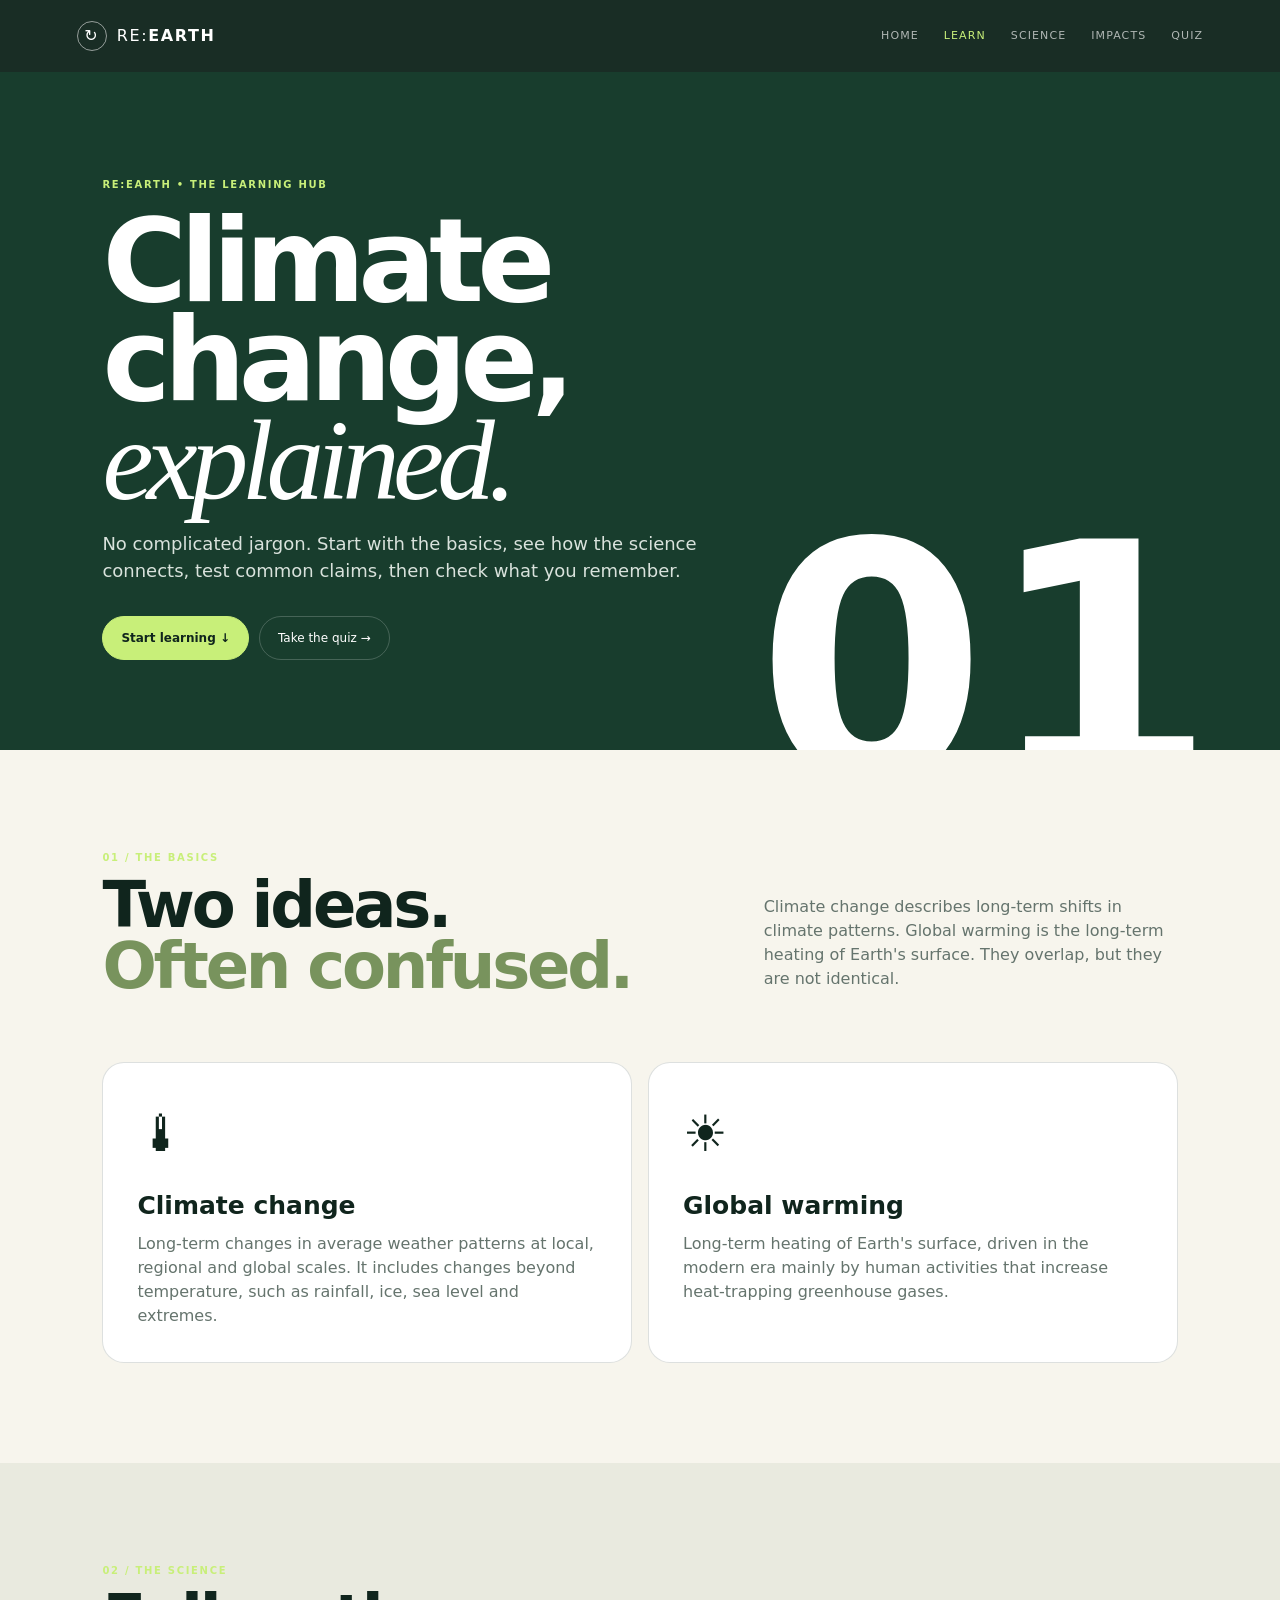
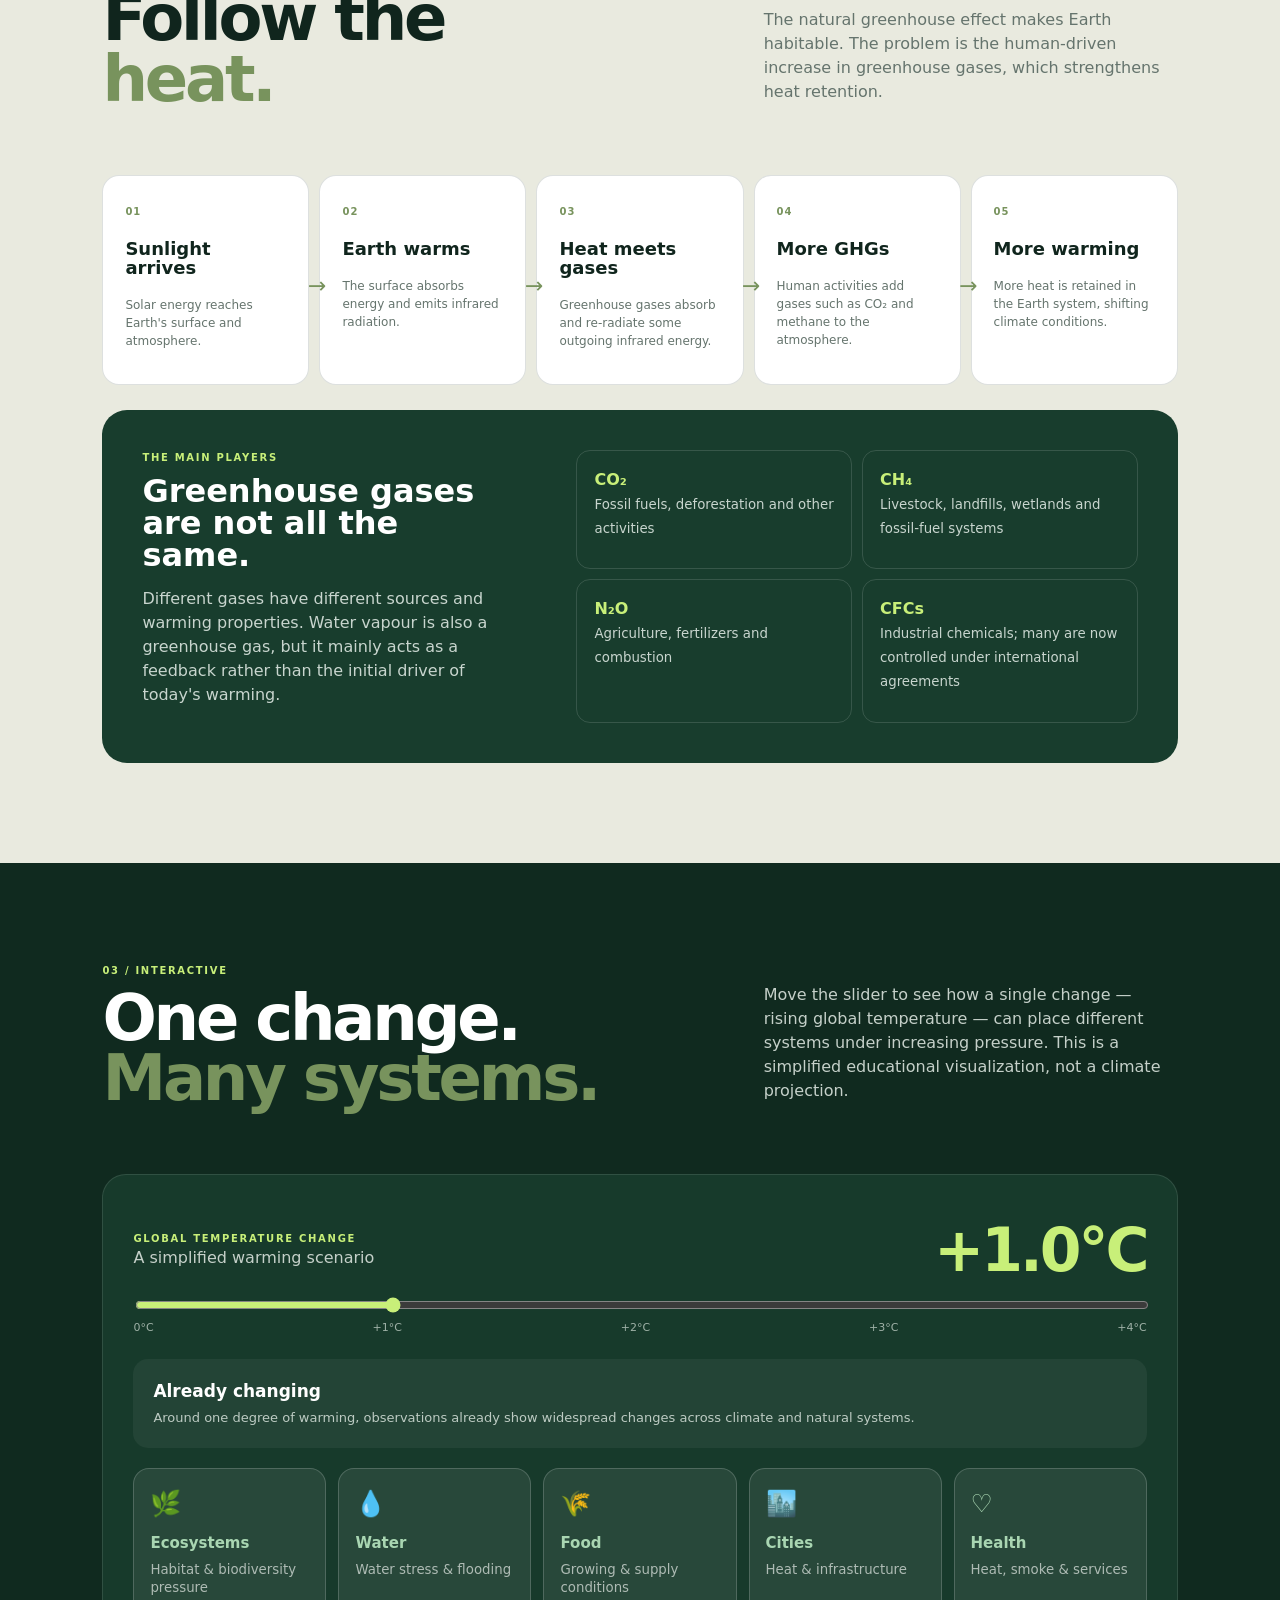
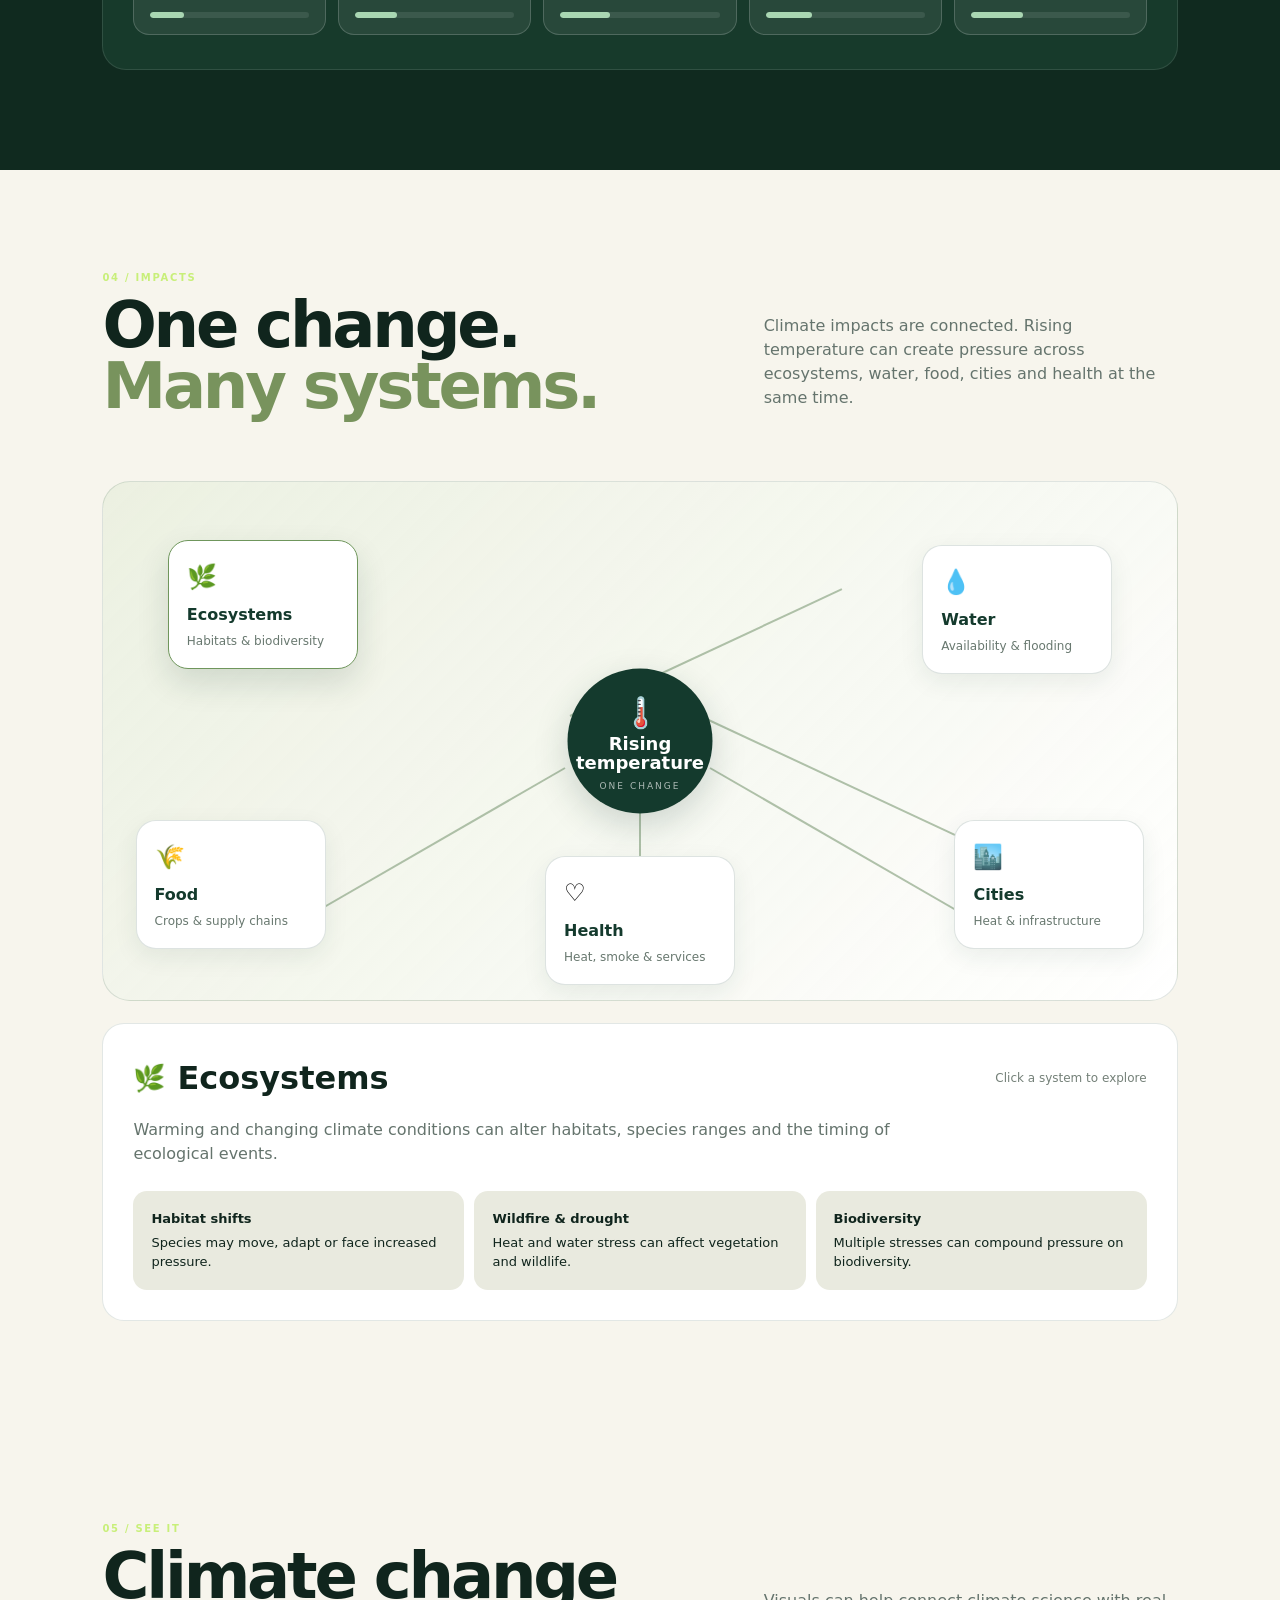
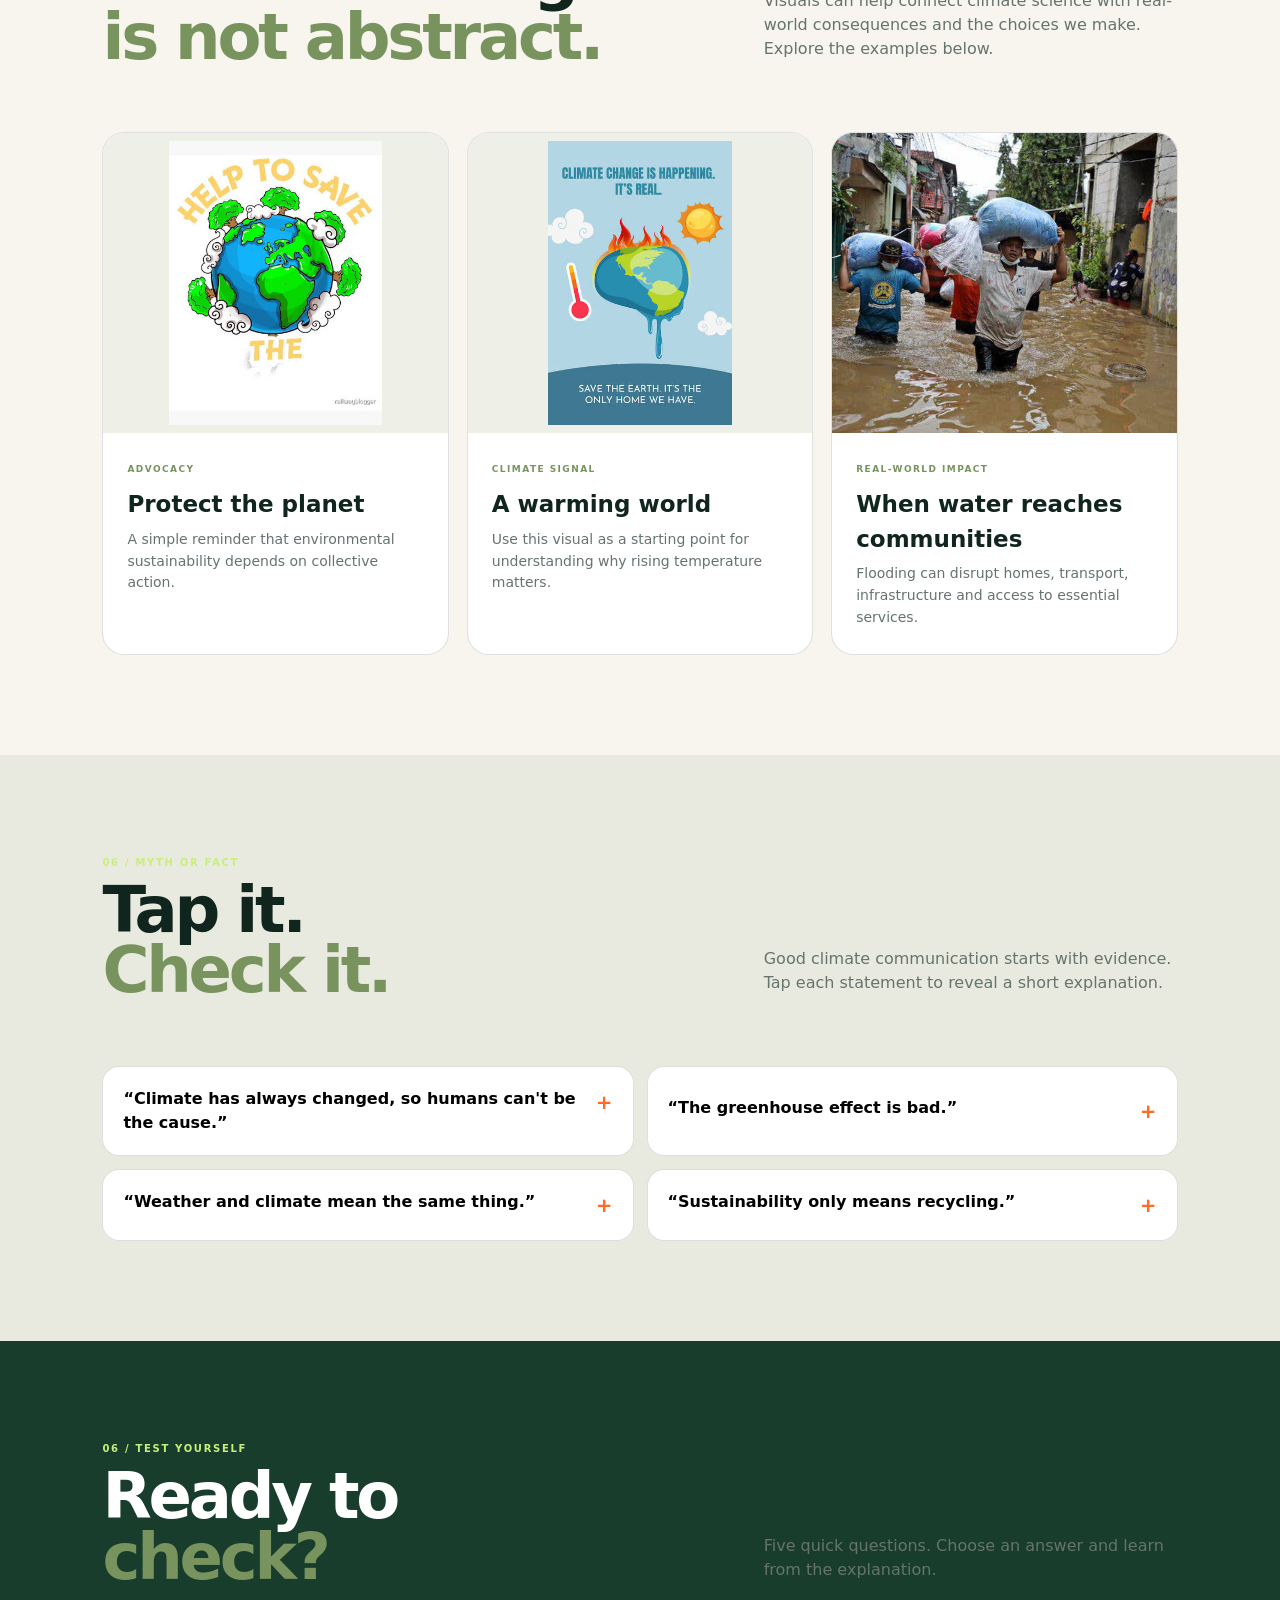
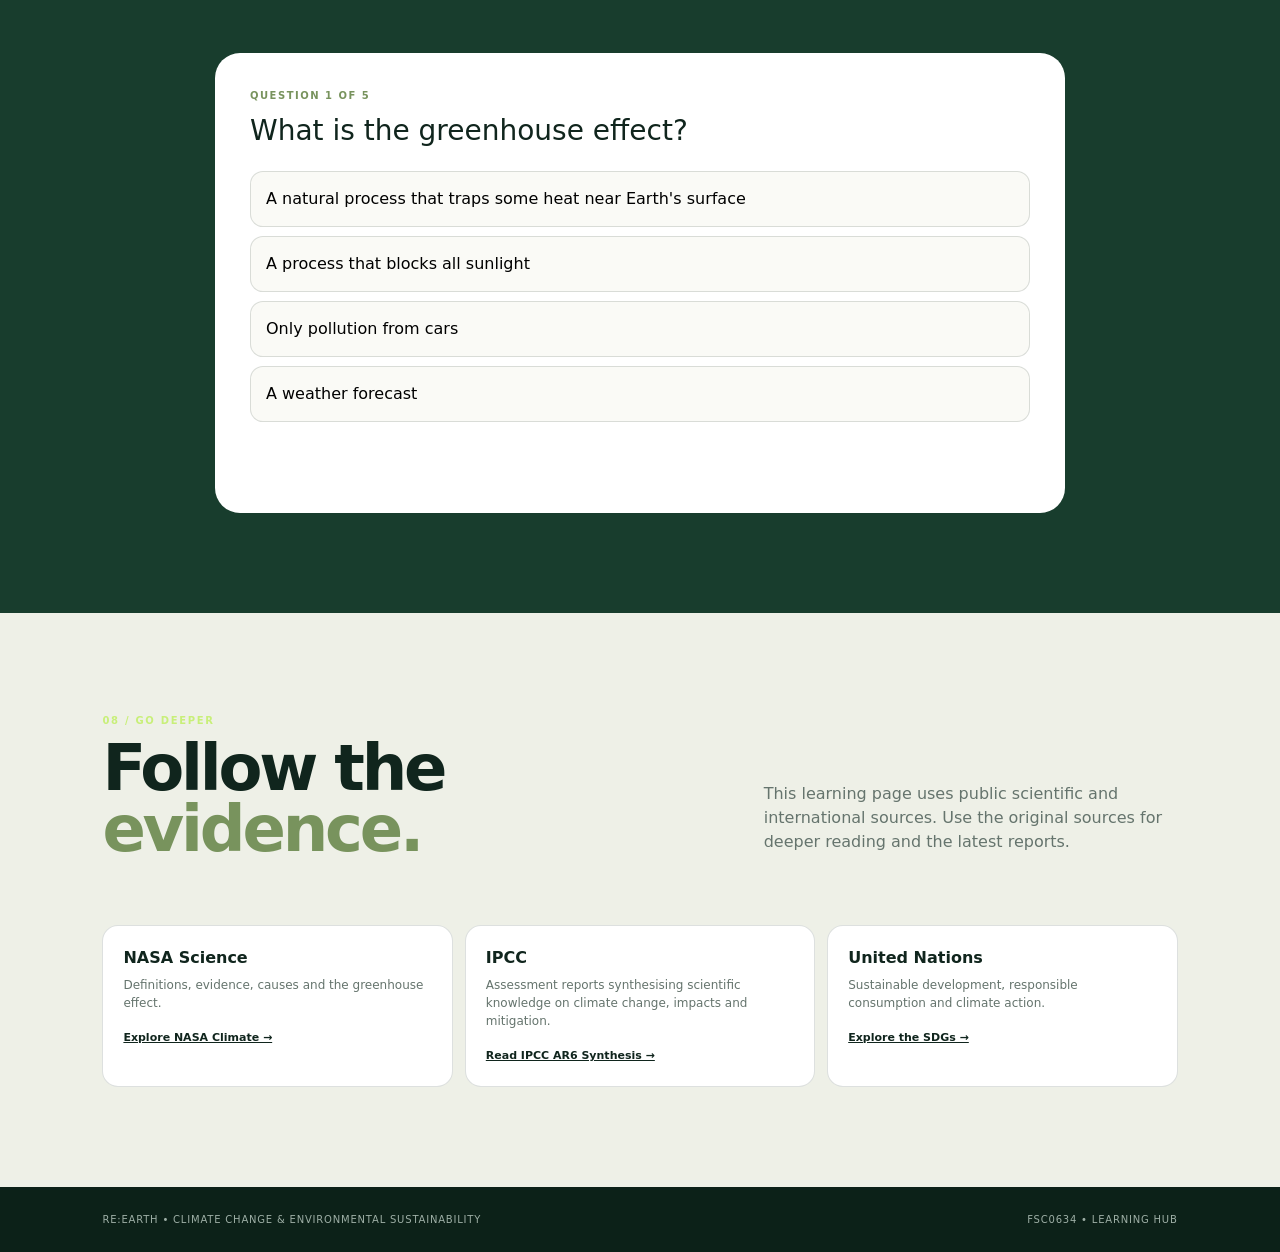
<file: learn.html>
<!DOCTYPE html>
<html lang="en">
<head>
<meta charset="UTF-8">
<meta name="viewport" content="width=device-width, initial-scale=1.0">
<meta name="description" content="RE:EARTH Learn — an interactive guide to climate change and environmental sustainability.">
<title>Learn — RE:EARTH</title>
<style>
:root{
  --ink:#10251d;--green:#183d2d;--green2:#24553c;--lime:#c8ef79;
  --paper:#f7f5ed;--cream:#e9eadf;--muted:#65746d;--line:rgba(16,37,29,.14);
  --white:#fff;--orange:#ff6a25
}
*{box-sizing:border-box}html{scroll-behavior:smooth}
body{margin:0;background:var(--paper);color:var(--ink);font-family:Inter,system-ui,-apple-system,BlinkMacSystemFont,"Segoe UI",sans-serif;line-height:1.5}
a{text-decoration:none;color:inherit}button{font:inherit}
.header{position:sticky;top:0;z-index:50;height:72px;background:rgba(16,37,29,.96);color:white;display:flex;align-items:center;justify-content:space-between;padding:0 6vw}
.logo{display:flex;gap:10px;align-items:center;font-size:16px;letter-spacing:.1em}.logo-mark{border:1px solid #fff8;border-radius:50%;height:30px;width:30px;display:grid;place-items:center}.logo b{font-weight:800}
.nav{display:flex;gap:25px;font-size:11px;text-transform:uppercase;letter-spacing:.1em}.nav a{opacity:.65}.nav a:hover,.nav a.active{opacity:1;color:var(--lime)}
.menu{display:none;background:none;border:0;color:#fff;font-size:24px}
.hero{background:var(--green);color:white;padding:105px 8vw 90px;position:relative;overflow:hidden}
.hero:after{content:"01";position:absolute;right:5vw;bottom:-80px;font-size:330px;line-height:1;font-weight:900;color:#fff05;pointer-events:none}
.kicker,.label{color:var(--lime);font-size:10px;font-weight:800;letter-spacing:.17em;text-transform:uppercase}
.hero h1{font-size:clamp(55px,9vw,120px);line-height:.86;letter-spacing:-.06em;margin:20px 0;max-width:900px}.hero h1 em{font-family:Georgia,serif;font-weight:400}
.hero p{max-width:610px;color:#d9e2dc;font-size:18px}.hero-links{margin-top:32px;display:flex;gap:10px;flex-wrap:wrap}.pill{padding:12px 18px;border-radius:100px;border:1px solid #ffffff33;font-size:12px}.pill.primary{background:var(--lime);color:var(--ink);border-color:var(--lime);font-weight:800}
.section{padding:100px 8vw}.section.alt{background:var(--cream)}
.heading{display:grid;grid-template-columns:1fr .7fr;gap:70px;align-items:end;margin-bottom:55px}.heading h2{font-size:clamp(40px,5vw,72px);line-height:.95;letter-spacing:-.05em;margin:10px 0}.heading h2 span{color:#78935d}.heading p{color:var(--muted);max-width:420px}
.definition{display:grid;grid-template-columns:1fr 1fr;gap:16px}.def-card{background:#fff;border:1px solid var(--line);border-radius:22px;padding:34px;min-height:250px}.def-card .big{font-size:50px}.def-card h3{font-size:25px;margin:15px 0 8px}.def-card p{color:var(--muted);margin:0}
.science{background:var(--paper)}.flow{display:grid;grid-template-columns:repeat(5,1fr);gap:10px;align-items:stretch}.flow-step{background:#fff;border:1px solid var(--line);border-radius:17px;padding:22px;position:relative}.flow-step:not(:last-child):after{content:"→";position:absolute;right:-18px;top:45%;z-index:2;font-size:22px;color:#78935d}.num{font-size:10px;color:#78935d;font-weight:800;letter-spacing:.1em}.flow-step h3{font-size:18px;line-height:1.05}.flow-step p{font-size:12px;color:var(--muted)}
.gas-wrap{margin-top:25px;background:var(--green);color:white;border-radius:25px;padding:40px;display:grid;grid-template-columns:.8fr 1.2fr;gap:60px}.gas-wrap h3{font-size:32px;line-height:1;margin:10px 0}.gas-wrap p{color:#c8d5ce}.gas-list{display:grid;grid-template-columns:1fr 1fr;gap:10px}.gas{border:1px solid #fff2;border-radius:14px;padding:17px}.gas strong{color:var(--lime);display:block}.gas small{color:#c8d5ce}
.interactive{background:#102a1f;color:#fff}.interactive .heading p{color:#c5d0c9}.slider-card{background:#173a2b;border:1px solid #ffffff1c;border-radius:24px;padding:30px}.slider-top{display:flex;justify-content:space-between;align-items:center;gap:20px}.temp{font-size:60px;font-weight:800;color:var(--lime);letter-spacing:-.05em}.slider{width:100%;accent-color:var(--lime);cursor:pointer}.scale{display:flex;justify-content:space-between;color:#9fb1a7;font-size:11px}.slider-result{margin-top:22px;padding:20px;background:#ffffff0d;border-radius:15px}.slider-result b{font-size:17px}.slider-result p{color:#bdcbc3;margin:4px 0 0;font-size:13px}
.impact-tabs{display:flex;gap:8px;flex-wrap:wrap;margin-bottom:18px}.tab{border:1px solid var(--line);background:#fff;padding:10px 15px;border-radius:100px;cursor:pointer;font-size:12px}.tab.active{background:var(--green);color:#fff;border-color:var(--green)}
.impact-content{background:#fff;border:1px solid var(--line);border-radius:22px;padding:35px;min-height:250px}.impact-content h3{font-size:32px;margin:0 0 8px}.impact-content p{color:var(--muted);max-width:760px}.impact-points{display:grid;grid-template-columns:repeat(3,1fr);gap:10px;margin-top:25px}.point{background:var(--cream);padding:18px;border-radius:14px;font-size:13px}.point b{display:block;margin-bottom:4px}
.myths{display:grid;grid-template-columns:repeat(2,1fr);gap:13px}.myth{background:#fff;border:1px solid var(--line);border-radius:17px;padding:0;text-align:left;cursor:pointer;overflow:hidden}.myth-head{display:flex;justify-content:space-between;gap:20px;padding:20px;font-weight:800}.myth-answer{display:none;padding:0 20px 20px;color:var(--muted);font-size:13px}.myth.open .myth-answer{display:block}.myth .symbol{color:var(--orange);font-size:20px}
.quiz{background:var(--green);color:white}.quiz-box{max-width:850px;margin:auto;background:#fff;color:var(--ink);border-radius:25px;padding:35px}.quiz-meta{font-size:10px;text-transform:uppercase;letter-spacing:.15em;color:#78935d;font-weight:800}.question{font-size:28px;line-height:1.1;margin:13px 0 25px}.answers{display:grid;gap:9px}.answer{border:1px solid var(--line);background:#fafaf6;border-radius:13px;padding:15px;text-align:left;cursor:pointer}.answer:hover{border-color:var(--green)}.answer.correct{background:#dff2c0;border-color:#7ea64f}.answer.wrong{background:#ffe2d7;border-color:#df815e}.quiz-feedback{min-height:26px;margin:15px 0;color:var(--muted);font-size:13px}.next{display:none;background:var(--green);color:#fff;border:0;padding:12px 18px;border-radius:100px;cursor:pointer}.score{display:none;text-align:center;padding:25px}.score strong{font-size:60px;display:block;color:var(--green)}
.sources{background:#eef0e7}.source-list{display:grid;grid-template-columns:repeat(3,1fr);gap:12px}.source{background:#fff;border:1px solid var(--line);border-radius:16px;padding:20px}.source b{display:block;margin-bottom:6px}.source p{color:var(--muted);font-size:12px;margin:0 0 12px}.source a{font-size:11px;text-decoration:underline;font-weight:800}
footer{background:#0c2118;color:#9eafa6;padding:25px 8vw;display:flex;justify-content:space-between;font-size:10px;text-transform:uppercase;letter-spacing:.08em}
@media(max-width:850px){.nav{display:none;position:absolute;left:0;right:0;top:72px;background:#10251d;padding:20px 6vw;flex-direction:column}.nav.open{display:flex}.menu{display:block}.heading,.definition,.gas-wrap{grid-template-columns:1fr}.flow{grid-template-columns:1fr}.flow-step:not(:last-child):after{content:"↓";right:50%;top:auto;bottom:-22px}.impact-points,.source-list,.myths{grid-template-columns:1fr}.hero{padding-top:80px}.gas-list{grid-template-columns:1fr}footer{display:block}footer span{display:block;margin:4px 0}}

.system-grid{display:grid;grid-template-columns:repeat(5,1fr);gap:12px;margin-top:24px}
.system-card{background:rgba(255,255,255,.045);border:1px solid rgba(255,255,255,.09);border-radius:16px;padding:16px;min-height:145px;transition:.25s transform,.25s background,.25s border-color}
.system-card span{font-size:25px;display:block;margin-bottom:10px}
.system-card b{display:block;font-size:15px}
.system-card small{display:block;color:#aebbb4;line-height:1.35;margin-top:6px;min-height:38px}
.system-card .bar{height:6px;background:rgba(255,255,255,.09);border-radius:99px;overflow:hidden;margin-top:13px}
.system-card .bar i{display:block;height:100%;width:20%;border-radius:99px;background:currentColor;transition:width .35s ease}
.system-card[data-level="low"]{color:#a9d6b2}
.system-card[data-level="medium"]{color:#e4cf8c}
.system-card[data-level="high"]{color:#e9a56f}
.system-card[data-level="veryhigh"]{color:#e77e78}
.system-card.active{transform:translateY(-4px);background:rgba(255,255,255,.075);border-color:rgba(255,255,255,.18)}
@media(max-width:900px){.system-grid{grid-template-columns:repeat(2,1fr)}}
@media(max-width:520px){.system-grid{grid-template-columns:1fr}}


.impact-map{position:relative;min-height:520px;margin-top:34px;border:1px solid rgba(20,58,45,.13);border-radius:28px;background:linear-gradient(135deg,rgba(231,238,220,.72),rgba(255,255,255,.96));overflow:hidden}
.impact-center{position:absolute;left:50%;top:50%;transform:translate(-50%,-50%);width:145px;height:145px;border-radius:50%;background:#143a2d;color:#fff;display:flex;flex-direction:column;align-items:center;justify-content:center;text-align:center;z-index:3;box-shadow:0 12px 35px rgba(20,58,45,.18)}
.impact-center span{font-size:30px}.impact-center b{font-size:18px;line-height:1.05}.impact-center small{font-size:9px;letter-spacing:2px;margin-top:8px;opacity:.65}
.system-node{position:absolute;width:190px;min-height:118px;border:1px solid rgba(20,58,45,.14);border-radius:20px;background:#fff;padding:18px;text-align:left;cursor:pointer;z-index:3;box-shadow:0 8px 24px rgba(20,58,45,.08);transition:.25s}
.system-node:hover,.system-node.active{transform:translateY(-5px);border-color:#6f965c;box-shadow:0 14px 32px rgba(20,58,45,.14)}
.system-node span{font-size:24px;display:block;margin-bottom:8px}.system-node b{display:block;color:#143a2d;font-size:16px}.system-node small{color:#68786f;display:block;margin-top:5px;font-size:12px}
.node-1{left:6%;top:12%}.node-2{right:6%;top:12%}.node-3{left:3%;bottom:10%}.node-4{right:3%;bottom:10%}.node-5{left:50%;bottom:3%;transform:translateX(-50%)}.node-5:hover,.node-5.active{transform:translateX(-50%) translateY(-5px)}
.impact-line{position:absolute;height:2px;background:#91a989;transform-origin:left center;opacity:.7;z-index:1}
.line-1{width:300px;left:calc(50% - 70px);top:45%;transform:rotate(-25deg)}.line-2{width:300px;left:calc(50% + 60px);top:45%;transform:rotate(25deg)}.line-3{width:330px;left:calc(50% - 75px);top:55%;transform:rotate(150deg)}.line-4{width:330px;left:calc(50% + 70px);top:55%;transform:rotate(30deg)}.line-5{width:180px;left:50%;top:58%;transform:rotate(90deg)}
.impact-content{margin-top:22px;padding:30px;border:1px solid rgba(20,58,45,.12);border-radius:22px;background:#fff}
.impact-content-head{display:flex;justify-content:space-between;align-items:center;gap:20px}.impact-content-head>div{display:flex;align-items:center;gap:12px}.impact-content-head h3{margin:0}.impact-content-head span:first-child{font-size:26px}.impact-hint{font-size:12px;color:#748078}
@media(max-width:800px){.impact-map{min-height:650px}.system-node{width:155px}.node-1{left:4%;top:8%}.node-2{right:4%;top:8%}.node-3{left:4%;bottom:18%}.node-4{right:4%;bottom:18%}.node-5{bottom:3%}.line-1,.line-2{width:190px}.line-3,.line-4{width:210px}}
@media(max-width:520px){.impact-map{min-height:760px}.system-node{width:135px;padding:13px}.system-node small{font-size:10px}.node-1{left:3%;top:5%}.node-2{right:3%;top:5%}.node-3{left:3%;bottom:19%}.node-4{right:3%;bottom:19%}.node-5{bottom:3%}.impact-center{width:125px;height:125px}.impact-line{display:none}.impact-content-head{align-items:flex-start;flex-direction:column}}


.visual-evidence{background:#f7f5ed}
.visual-grid{display:grid;grid-template-columns:repeat(3,1fr);gap:18px}
.visual-card{background:#fff;border:1px solid var(--line);border-radius:22px;overflow:hidden;transition:transform .25s ease,box-shadow .25s ease}
.visual-card:hover{transform:translateY(-6px);box-shadow:0 16px 35px rgba(16,37,29,.12)}
.visual-card img{display:block;width:100%;height:300px;object-fit:cover}
.poster-card img{object-fit:contain;background:#eef0e8;padding:8px}
.visual-copy{padding:22px 24px 25px}
.visual-tag{font-size:9px;letter-spacing:.16em;font-weight:800;color:#78935d}
.visual-copy h3{font-size:23px;margin:8px 0 7px}
.visual-copy p{color:var(--muted);margin:0;font-size:14px;line-height:1.55}
@media(max-width:900px){.visual-grid{grid-template-columns:1fr 1fr}}
@media(max-width:600px){.visual-grid{grid-template-columns:1fr}.visual-card img{height:330px}}

</style>
</head>
<body>
<header class="header">
  <a class="logo" href="index.html"><span class="logo-mark">↻</span><span>RE:<b>EARTH</b></span></a>
  <button class="menu" id="menu">☰</button>
  <nav class="nav" id="nav">
    <a href="index.html">Home</a><a class="active" href="#learn">Learn</a><a href="#science">Science</a><a href="#impacts">Impacts</a><a href="#quiz">Quiz</a>
  </nav>
</header>

<section class="hero" id="learn">
  <div class="kicker">RE:EARTH • THE LEARNING HUB</div>
  <h1>Climate change,<br><em>explained.</em></h1>
  <p>No complicated jargon. Start with the basics, see how the science connects, test common claims, then check what you remember.</p>
  <div class="hero-links"><a class="pill primary" href="#basics">Start learning ↓</a><a class="pill" href="#quiz">Take the quiz →</a></div>
</section>

<section class="section" id="basics">
  <div class="heading">
    <div><div class="label">01 / THE BASICS</div><h2>Two ideas.<br><span>Often confused.</span></h2></div>
    <p>Climate change describes long-term shifts in climate patterns. Global warming is the long-term heating of Earth's surface. They overlap, but they are not identical.</p>
  </div>
  <div class="definition">
    <article class="def-card"><div class="big">🌡</div><h3>Climate change</h3><p>Long-term changes in average weather patterns at local, regional and global scales. It includes changes beyond temperature, such as rainfall, ice, sea level and extremes.</p></article>
    <article class="def-card"><div class="big">☀</div><h3>Global warming</h3><p>Long-term heating of Earth's surface, driven in the modern era mainly by human activities that increase heat-trapping greenhouse gases.</p></article>
  </div>
</section>

<section class="section alt" id="science">
  <div class="heading">
    <div><div class="label">02 / THE SCIENCE</div><h2>Follow the<br><span>heat.</span></h2></div>
    <p>The natural greenhouse effect makes Earth habitable. The problem is the human-driven increase in greenhouse gases, which strengthens heat retention.</p>
  </div>
  <div class="flow">
    <div class="flow-step"><span class="num">01</span><h3>Sunlight arrives</h3><p>Solar energy reaches Earth's surface and atmosphere.</p></div>
    <div class="flow-step"><span class="num">02</span><h3>Earth warms</h3><p>The surface absorbs energy and emits infrared radiation.</p></div>
    <div class="flow-step"><span class="num">03</span><h3>Heat meets gases</h3><p>Greenhouse gases absorb and re-radiate some outgoing infrared energy.</p></div>
    <div class="flow-step"><span class="num">04</span><h3>More GHGs</h3><p>Human activities add gases such as CO₂ and methane to the atmosphere.</p></div>
    <div class="flow-step"><span class="num">05</span><h3>More warming</h3><p>More heat is retained in the Earth system, shifting climate conditions.</p></div>
  </div>
  <div class="gas-wrap">
    <div><div class="label">THE MAIN PLAYERS</div><h3>Greenhouse gases are not all the same.</h3><p>Different gases have different sources and warming properties. Water vapour is also a greenhouse gas, but it mainly acts as a feedback rather than the initial driver of today's warming.</p></div>
    <div class="gas-list">
      <div class="gas"><strong>CO₂</strong><small>Fossil fuels, deforestation and other activities</small></div>
      <div class="gas"><strong>CH₄</strong><small>Livestock, landfills, wetlands and fossil-fuel systems</small></div>
      <div class="gas"><strong>N₂O</strong><small>Agriculture, fertilizers and combustion</small></div>
      <div class="gas"><strong>CFCs</strong><small>Industrial chemicals; many are now controlled under international agreements</small></div>
    </div>
  </div>
</section>

<section class="section interactive">
  <div class="heading">
    <div><div class="label">03 / INTERACTIVE</div><h2>One change.<br><span>Many systems.</span></h2></div>
    <p>Move the slider to see how a single change — rising global temperature — can place different systems under increasing pressure. This is a simplified educational visualization, not a climate projection.</p>
  </div>

  <div class="slider-card">
    <div class="slider-top">
      <div><div class="label">GLOBAL TEMPERATURE CHANGE</div>
        <p style="margin:0;color:#c5d0c9">A simplified warming scenario</p>
      </div>
      <div class="temp" id="temp">+1.0°C</div>
    </div>

    <input class="slider" id="slider" type="range" min="0" max="4" step=".1" value="1">
    <div class="scale"><span>0°C</span><span>+1°C</span><span>+2°C</span><span>+3°C</span><span>+4°C</span></div>

    <div class="slider-result">
      <b id="slideTitle">Already changing</b>
      <p id="slideText">As warming increases, climate-related risks generally become larger and more widespread.</p>
    </div>

    <div class="system-grid" id="systemGrid">
      <div class="system-card" data-system="ecosystems"><span>🌿</span><b>Ecosystems</b><small>Habitat & biodiversity pressure</small><div class="bar"><i></i></div></div>
      <div class="system-card" data-system="water"><span>💧</span><b>Water</b><small>Water stress & flooding</small><div class="bar"><i></i></div></div>
      <div class="system-card" data-system="food"><span>🌾</span><b>Food</b><small>Growing & supply conditions</small><div class="bar"><i></i></div></div>
      <div class="system-card" data-system="cities"><span>🏙️</span><b>Cities</b><small>Heat & infrastructure</small><div class="bar"><i></i></div></div>
      <div class="system-card" data-system="health"><span>♡</span><b>Health</b><small>Heat, smoke & services</small><div class="bar"><i></i></div></div>
    </div>
  </div>
</section>

<section class="section" id="impacts">
  <div class="heading">
    <div><div class="label">04 / IMPACTS</div><h2>One change.<br><span>Many systems.</span></h2></div>
    <p>Climate impacts are connected. Rising temperature can create pressure across ecosystems, water, food, cities and health at the same time.</p>
  </div>

  <div class="impact-map">
    <div class="impact-center">
      <span>🌡️</span>
      <b>Rising<br>temperature</b>
      <small>ONE CHANGE</small>
    </div>

    <div class="impact-line line-1"></div>
    <div class="impact-line line-2"></div>
    <div class="impact-line line-3"></div>
    <div class="impact-line line-4"></div>
    <div class="impact-line line-5"></div>

    <button class="system-node node-1" data-impact="ecosystems"><span>🌿</span><b>Ecosystems</b><small>Habitats & biodiversity</small></button>
    <button class="system-node node-2" data-impact="water"><span>💧</span><b>Water</b><small>Availability & flooding</small></button>
    <button class="system-node node-3" data-impact="food"><span>🌾</span><b>Food</b><small>Crops & supply chains</small></button>
    <button class="system-node node-4" data-impact="cities"><span>🏙️</span><b>Cities</b><small>Heat & infrastructure</small></button>
    <button class="system-node node-5" data-impact="health"><span>♡</span><b>Health</b><small>Heat, smoke & services</small></button>
  </div>

  <div class="impact-content" id="impactContent">
    <div class="impact-content-head">
      <div><span id="impactIcon">🌿</span><h3 id="impactTitle">Ecosystems</h3></div>
      <span class="impact-hint">Click a system to explore</span>
    </div>
    <p id="impactDesc">Warming and changing climate conditions can alter habitats, species ranges and the timing of ecological events.</p>
    <div class="impact-points" id="impactPoints"></div>
  </div>
</section>


<section class="section visual-evidence">
  <div class="heading">
    <div><div class="label">05 / SEE IT</div><h2>Climate change<br><span>is not abstract.</span></h2></div>
    <p>Visuals can help connect climate science with real-world consequences and the choices we make. Explore the examples below.</p>
  </div>
  <div class="visual-grid">
    <article class="visual-card poster-card">
      <img src="[data-uri]" alt="Illustration encouraging people to help protect Earth">
      <div class="visual-copy">
        <span class="visual-tag">ADVOCACY</span>
        <h3>Protect the planet</h3>
        <p>A simple reminder that environmental sustainability depends on collective action.</p>
      </div>
    </article>
    <article class="visual-card poster-card">
      <img src="[data-uri]" alt="Illustration showing a melting Earth under heat">
      <div class="visual-copy">
        <span class="visual-tag">CLIMATE SIGNAL</span>
        <h3>A warming world</h3>
        <p>Use this visual as a starting point for understanding why rising temperature matters.</p>
      </div>
    </article>
    <article class="visual-card flood-card">
      <img src="[data-uri]" alt="People carrying belongings through a flooded community">
      <div class="visual-copy">
        <span class="visual-tag">REAL-WORLD IMPACT</span>
        <h3>When water reaches communities</h3>
        <p>Flooding can disrupt homes, transport, infrastructure and access to essential services.</p>
      </div>
    </article>
  </div>
</section>

<section class="section alt">
  <div class="heading">
    <div><div class="label">06 / MYTH OR FACT</div><h2>Tap it.<br><span>Check it.</span></h2></div>
    <p>Good climate communication starts with evidence. Tap each statement to reveal a short explanation.</p>
  </div>
  <div class="myths">
    <button class="myth"><div class="myth-head"><span>“Climate has always changed, so humans can't be the cause.”</span><span class="symbol">+</span></div><div class="myth-answer">Climate has changed naturally in the past, but that does not explain today's warming. NASA notes that the current warming trend is clearly linked to human activities, particularly fossil-fuel burning and increased greenhouse gases.</div></button>
    <button class="myth"><div class="myth-head"><span>“The greenhouse effect is bad.”</span><span class="symbol">+</span></div><div class="myth-answer">The natural greenhouse effect is essential for life. The issue is the human-driven strengthening of that effect as greenhouse gas concentrations increase.</div></button>
    <button class="myth"><div class="myth-head"><span>“Weather and climate mean the same thing.”</span><span class="symbol">+</span></div><div class="myth-answer">Weather describes short-term conditions. Climate describes long-term patterns and averages. A cold day does not by itself disprove long-term warming.</div></button>
    <button class="myth"><div class="myth-head"><span>“Sustainability only means recycling.”</span><span class="symbol">+</span></div><div class="myth-answer">Sustainable development is broader. The UN describes it as meeting present needs without compromising future generations, while balancing economic, social and environmental considerations.</div></button>
  </div>
</section>

<section class="section quiz" id="quiz">
  <div class="heading">
    <div><div class="label">06 / TEST YOURSELF</div><h2>Ready to<br><span>check?</span></h2></div>
    <p>Five quick questions. Choose an answer and learn from the explanation.</p>
  </div>
  <div class="quiz-box">
    <div id="quizMain">
      <div class="quiz-meta" id="quizMeta">Question 1 of 5</div>
      <div class="question" id="question"></div>
      <div class="answers" id="answers"></div>
      <div class="quiz-feedback" id="feedback"></div>
      <button class="next" id="next">Next question →</button>
    </div>
    <div class="score" id="score"><strong id="scoreNumber">0/5</strong><div id="scoreText"></div><button class="next" id="restart" style="display:inline-block;margin-top:15px">Try again</button></div>
  </div>
</section>

<section class="section sources">
  <div class="heading">
    <div><div class="label">08 / GO DEEPER</div><h2>Follow the<br><span>evidence.</span></h2></div>
    <p>This learning page uses public scientific and international sources. Use the original sources for deeper reading and the latest reports.</p>
  </div>
  <div class="source-list">
    <article class="source"><b>NASA Science</b><p>Definitions, evidence, causes and the greenhouse effect.</p><a href="https://science.nasa.gov/climate-change/" target="_blank">Explore NASA Climate →</a></article>
    <article class="source"><b>IPCC</b><p>Assessment reports synthesising scientific knowledge on climate change, impacts and mitigation.</p><a href="https://www.ipcc.ch/synthesis-report/" target="_blank">Read IPCC AR6 Synthesis →</a></article>
    <article class="source"><b>United Nations</b><p>Sustainable development, responsible consumption and climate action.</p><a href="https://www.un.org/sustainabledevelopment/development-goals/" target="_blank">Explore the SDGs →</a></article>
  </div>
</section>

<footer><span>RE:EARTH • CLIMATE CHANGE & ENVIRONMENTAL SUSTAINABILITY</span><span>FSC0634 • LEARNING HUB</span></footer>

<script>
const menu=document.getElementById('menu'),nav=document.getElementById('nav');
menu.onclick=()=>nav.classList.toggle('open');
document.querySelectorAll('.nav a').forEach(a=>a.onclick=()=>nav.classList.remove('open'));

const slider=document.getElementById('slider'),temp=document.getElementById('temp'),slideTitle=document.getElementById('slideTitle'),slideText=document.getElementById('slideText');
const systemCards=[...document.querySelectorAll('.system-card')];

function updateSlider(){
  const v=Number(slider.value);
  temp.textContent=`+${v.toFixed(1)}°C`;

  const data=v<.8
    ?["Reference point","A simplified baseline. The system cards show low relative pressure in this educational model."]
    :v<1.5
    ?["Already changing","Around one degree of warming, observations already show widespread changes across climate and natural systems."]
    :v<2.5
    ?["Increasing pressure","As warming increases, risks to people and ecosystems generally become larger and more widespread."]
    :v<3.5
    ?["Greater pressure","Greater warming increases the likelihood and severity of many climate-related hazards and losses."]
    :["Very high warming scenario","This setting represents a much warmer world with substantially higher risks. It is not a forecast."];

  slideTitle.textContent=data[0];
  slideText.textContent=data[1];

  // One input drives all five systems together.
  const level = v < .8 ? 1 : v < 1.5 ? 2 : v < 2.5 ? 3 : v < 3.5 ? 4 : 5;
  const labels = ["low","low","medium","high","veryhigh"];
  systemCards.forEach((card,i)=>{
    const systemOffset = [0,0.05,0.10,0.08,0.12][i];
    const score = Math.min(100, Math.max(10, ((v/4)*85 + systemOffset*100)));
    card.querySelector('.bar i').style.width = `${score}%`;
    card.dataset.level = labels[Math.min(4,Math.max(0,level-1))];
    card.classList.toggle('active', v >= 1);
  });
}
slider.oninput=updateSlider;
updateSlider();

const impactData={
 ecosystems:["🌿","Ecosystems","Warming and changing climate conditions can alter habitats, species ranges and the timing of ecological events.",["Habitat shifts","Species may move, adapt or face increased pressure."],["Wildfire & drought","Heat and water stress can affect vegetation and wildlife."],["Biodiversity","Multiple stresses can compound pressure on biodiversity."]],
 water:["💧","Water","Climate change can alter rainfall, evaporation and water availability, increasing water stress in some regions while intensifying heavy rainfall and flooding in others.",["Availability","Some regions face greater water scarcity and competition for water."],["Flooding","Heavier rainfall can increase flood risks in vulnerable areas."],["Quality","Extreme events can affect water quality and infrastructure."]],
 food:["🌾","Food","Food systems depend on stable climate conditions, water, soil, ecosystems and infrastructure, so climate risks can move through the whole supply chain.",["Crops","Heat and rainfall changes can affect growing conditions."],["Livestock","Heat stress and water availability can affect animal systems."],["Supply chains","Extreme events can disrupt production, storage and transport."]],
 cities:["🏙️","Cities","Urban areas can amplify heat exposure because buildings and paved surfaces retain heat. Climate hazards can also challenge drainage, transport and energy systems.",["Heat","Urban heat can increase exposure during hot periods."],["Infrastructure","Floods, storms and heat can disrupt critical systems."],["Planning","Resilience depends on risk-aware design and adaptation."]],
 health:["♡","Health","Climate-related hazards can affect health through heat, air quality, infectious disease patterns, food and water systems, and disruption of essential services.",["Heat","Extreme heat can increase health risks, especially for vulnerable people."],["Air & smoke","Wildfire smoke and air pollution can affect respiratory health."],["Services","Disasters can disrupt healthcare and other essential services."]]
};
function showImpact(key){
 const d=impactData[key];
 document.getElementById('impactIcon').textContent=d[0];
 document.getElementById('impactTitle').textContent=d[1];
 document.getElementById('impactDesc').textContent=d[2];
 document.getElementById('impactPoints').innerHTML=d.slice(3).map(x=>`<div class="point"><b>${x[0]}</b>${x[1]}</div>`).join('');
 document.querySelectorAll('.system-node').forEach(n=>n.classList.toggle('active',n.dataset.impact===key));
}
document.querySelectorAll('.system-node').forEach(n=>n.onclick=()=>showImpact(n.dataset.impact));
showImpact('ecosystems');

document.querySelectorAll('.myth').forEach(m=>m.onclick=()=>m.classList.toggle('open'));

const qs=[
 ["What is the greenhouse effect?","A natural process that traps some heat near Earth's surface","A process that blocks all sunlight","Only pollution from cars","A weather forecast",0,"The greenhouse effect is a natural heat-trapping process that helps keep Earth warm."],
 ["Which activity is a major source of human-caused CO₂ emissions?","Planting trees","Burning fossil fuels","Recycling paper","Cloud formation",1,"Burning coal, oil and gas increases atmospheric CO₂."],
 ["Which statement best describes climate?","One afternoon's temperature","Today's rain","Long-term patterns of weather","A single storm",2,"Climate refers to long-term patterns, while weather describes short-term conditions."],
 ["What does sustainable development aim to do?","Use all resources as quickly as possible","Meet present needs without compromising future generations","Stop all economic activity","Focus only on recycling",1,"The UN definition emphasises present needs, future generations and an integrated approach."],
 ["Why is human influence on current warming considered established?","Because of one thermometer","Because scientists use many independent lines of evidence","Because every year is hotter than the previous year","Because climate never changed before",1,"Observations, measurements, physical understanding and multiple lines of evidence support the conclusion."]
];
let qi=0,score=0,answered=false;
const qEl=document.getElementById('question'),aEl=document.getElementById('answers'),fEl=document.getElementById('feedback'),nEl=document.getElementById('next');
function loadQ(){
 answered=false;nEl.style.display='none';fEl.textContent='';document.getElementById('quizMeta').textContent=`Question ${qi+1} of ${qs.length}`;
 const q=qs[qi];qEl.textContent=q[0];aEl.innerHTML='';
 q.slice(1,5).forEach((ans,i)=>{const b=document.createElement('button');b.className='answer';b.textContent=ans;b.onclick=()=>answer(i,b);aEl.appendChild(b)});
}
function answer(i,b){
 if(answered)return;answered=true;const q=qs[qi],buttons=[...aEl.children];
 buttons.forEach((x,j)=>{if(j===q[5])x.classList.add('correct');if(j===i&&i!==q[5])x.classList.add('wrong')});
 if(i===q[5]){score++;fEl.textContent="Correct ✓ "+q[6]}else fEl.textContent="Not quite. "+q[6];
 nEl.style.display='inline-block';nEl.textContent=qi===qs.length-1?'See result →':'Next question →';
}
nEl.onclick=()=>{if(qi<qs.length-1){qi++;loadQ()}else{document.getElementById('quizMain').style.display='none';document.getElementById('score').style.display='block';document.getElementById('scoreNumber').textContent=`${score}/${qs.length}`;document.getElementById('scoreText').textContent=score>=4?'Strong understanding — nice work.':score>=3?'Good start — review the sections you missed.':'Keep exploring — the science section is a good place to revisit.'}};
document.getElementById('restart').onclick=()=>{qi=0;score=0;document.getElementById('score').style.display='none';document.getElementById('quizMain').style.display='block';loadQ()};
loadQ();
</script>
</body>
</html>
</file>
